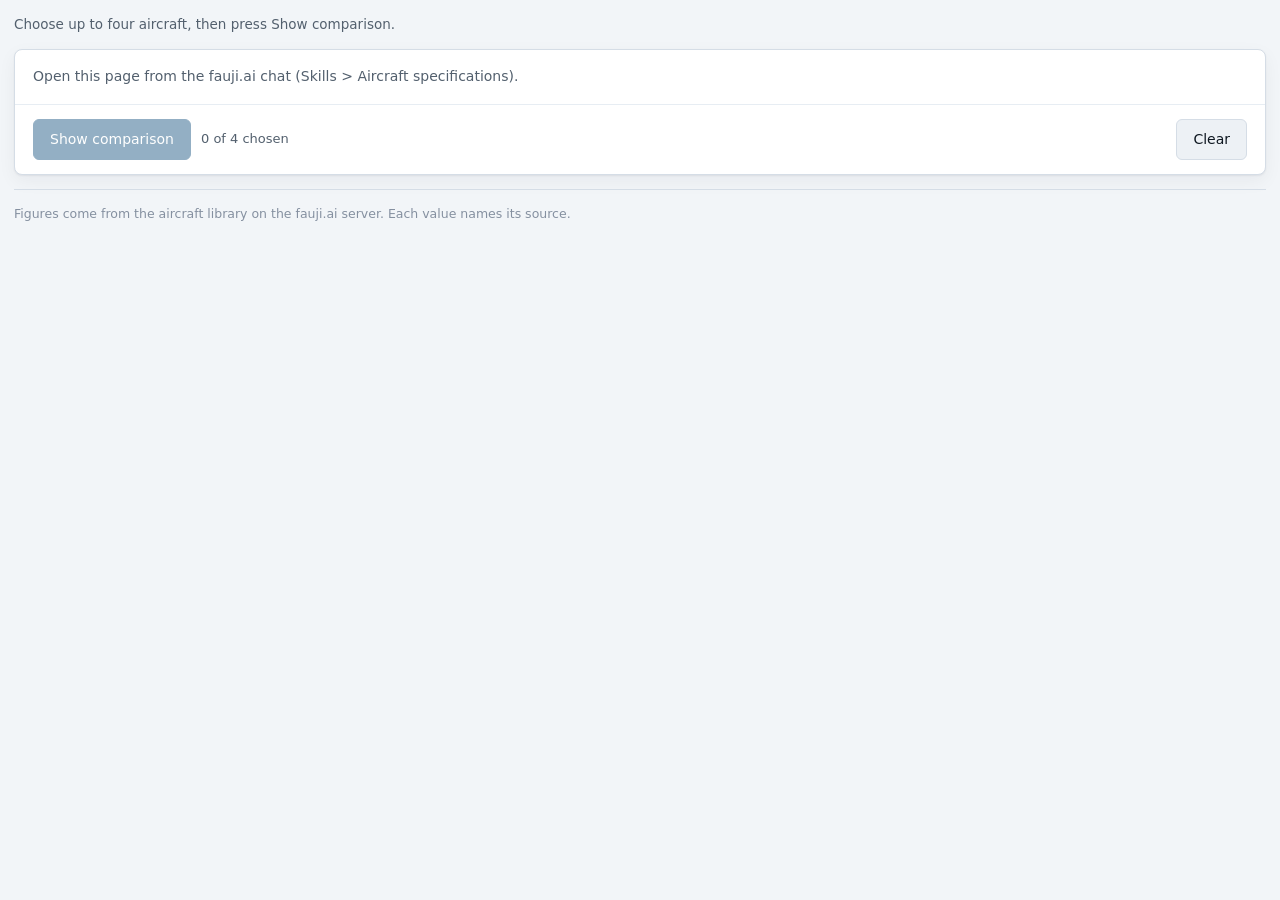
<file: skills/aircraft_form.html>
<!DOCTYPE html>
<html lang="en" data-theme="light"><head><meta charset="UTF-8">
<meta name="viewport" content="width=device-width,initial-scale=1">
<meta name="robots" content="noindex,nofollow">
<title>Aircraft specifications: choose aircraft</title>
<link rel="stylesheet" href="patrol_style.css">
<style>
  /* Picker for the aircraft-specification skill. Loaded in the side panel's Inputs section.
     It never calls the server itself: it asks the chat page (window.parent) by postMessage, the page
     calls the server with the API key and answers. Same pattern as patrol_form.html. */
  .cat { margin: 0 0 14px; }
  .cat h3 { margin: 0 0 6px; font-size: 11.5px; letter-spacing: .07em; text-transform: uppercase; color: var(--ink3); }
  .pick { display: flex; align-items: center; gap: 9px; padding: 7px 10px; border: 1px solid var(--rule);
          border-radius: 6px; background: var(--raised); margin-bottom: 6px; cursor: pointer; font-size: 14px; }
  .pick input { width: auto; margin: 0; }
  .pick .svc { margin-left: auto; font-size: 12px; color: var(--ink3); }
  .pick.off { opacity: .45; cursor: not-allowed; }
  .count { font-size: 13px; color: var(--ink2); }
  #loading { font-size: 14px; color: var(--ink2); }
</style>
</head>
<body>
<div class="wrap narrow">
  <p class="lead">Choose up to four aircraft, then press Show comparison.</p>
  <div id="errBox" class="msg err hidden"><b>Problem</b> <span id="errMsg"></span></div>

  <form id="form" class="card" autocomplete="off">
    <h2>Aircraft</h2>
    <div class="body">
      <div id="loading">Loading the aircraft list…</div>
      <div id="cats"></div>
    </div>
    <div class="actions">
      <button type="submit" class="primary" id="go" disabled>Show comparison</button>
      <span class="count" id="count">0 of 4 chosen</span>
      <span class="sp"></span>
      <button type="button" id="clear">Clear</button>
    </div>
  </form>
  <footer>Figures come from the aircraft library on the fauji.ai server. Each value names its source.</footer>
</div>

<script>
(function () {
  var MAX = 4;
  var SEL_KEY = "aircraftSelected";          // remembered for this browser tab
  var $ = function (id) { return document.getElementById(id); };
  var chosen = [];
  try { chosen = JSON.parse(sessionStorage.getItem(SEL_KEY) || "[]") || []; } catch (e) { chosen = []; }

  function save() { try { sessionStorage.setItem(SEL_KEY, JSON.stringify(chosen)); } catch (e) {} }
  function showError(msg) { $("errMsg").textContent = msg; $("errBox").classList.toggle("hidden", !msg); }

  function refresh() {
    var boxes = document.querySelectorAll("#cats input[type=checkbox]");
    for (var i = 0; i < boxes.length; i++) {
      var b = boxes[i], full = chosen.length >= MAX && !b.checked;
      b.disabled = full;
      b.parentNode.classList.toggle("off", full);
    }
    $("count").textContent = chosen.length + " of " + MAX + " chosen";
    $("go").disabled = chosen.length === 0;
  }

  function render(categories) {
    $("loading").remove();
    var known = {};
    categories.forEach(function (cat) {
      var box = document.createElement("div"); box.className = "cat";
      var h = document.createElement("h3"); h.textContent = cat.category; box.appendChild(h);
      cat.aircraft.forEach(function (a) {
        known[a.id] = true;
        var lab = document.createElement("label"); lab.className = "pick";
        var cb = document.createElement("input"); cb.type = "checkbox"; cb.value = a.id;
        cb.checked = chosen.indexOf(a.id) >= 0;
        cb.onchange = function () {
          if (cb.checked) { if (chosen.indexOf(a.id) < 0) chosen.push(a.id); }
          else chosen = chosen.filter(function (x) { return x !== a.id; });
          save(); refresh(); showError("");
        };
        var name = document.createElement("span"); name.textContent = a.name;
        var svc = document.createElement("span"); svc.className = "svc"; svc.textContent = a.services.join(", ");
        lab.appendChild(cb); lab.appendChild(name); lab.appendChild(svc);
        box.appendChild(lab);
      });
      $("cats").appendChild(box);
    });
    chosen = chosen.filter(function (x) { return known[x]; }).slice(0, MAX);   // drop anything no longer in the library
    save(); refresh();
  }

  if (window.parent === window) {
    $("loading").textContent = "Open this page from the fauji.ai chat (Skills > Aircraft specifications).";
    return;
  }
  window.addEventListener("message", function (e) {
    if (e.source !== window.parent) return;           // only the chat page that contains this form
    var m = e.data || {};
    if (m.type === "aircraft-list-result") {
      if (m.ok) render(m.categories);
      else { $("loading").textContent = ""; showError(m.error || "The aircraft list could not be loaded."); }
    } else if (m.type === "aircraft-compare-result") {
      $("go").textContent = "Show comparison"; refresh();
      showError(m.ok ? "" : (m.error || "The comparison could not be made."));
    }
  });
  window.parent.postMessage({ type: "aircraft-list" }, "*");

  $("form").onsubmit = function (e) {
    e.preventDefault();
    if (!chosen.length) return;
    showError("");
    $("go").disabled = true; $("go").textContent = "Loading…";
    window.parent.postMessage({ type: "aircraft-compare", ids: chosen.slice() }, "*");
  };
  $("clear").onclick = function () { chosen = []; save(); var b = document.querySelectorAll("#cats input"); for (var i = 0; i < b.length; i++) b[i].checked = false; refresh(); showError(""); };
})();
</script>
</body></html>
</file>
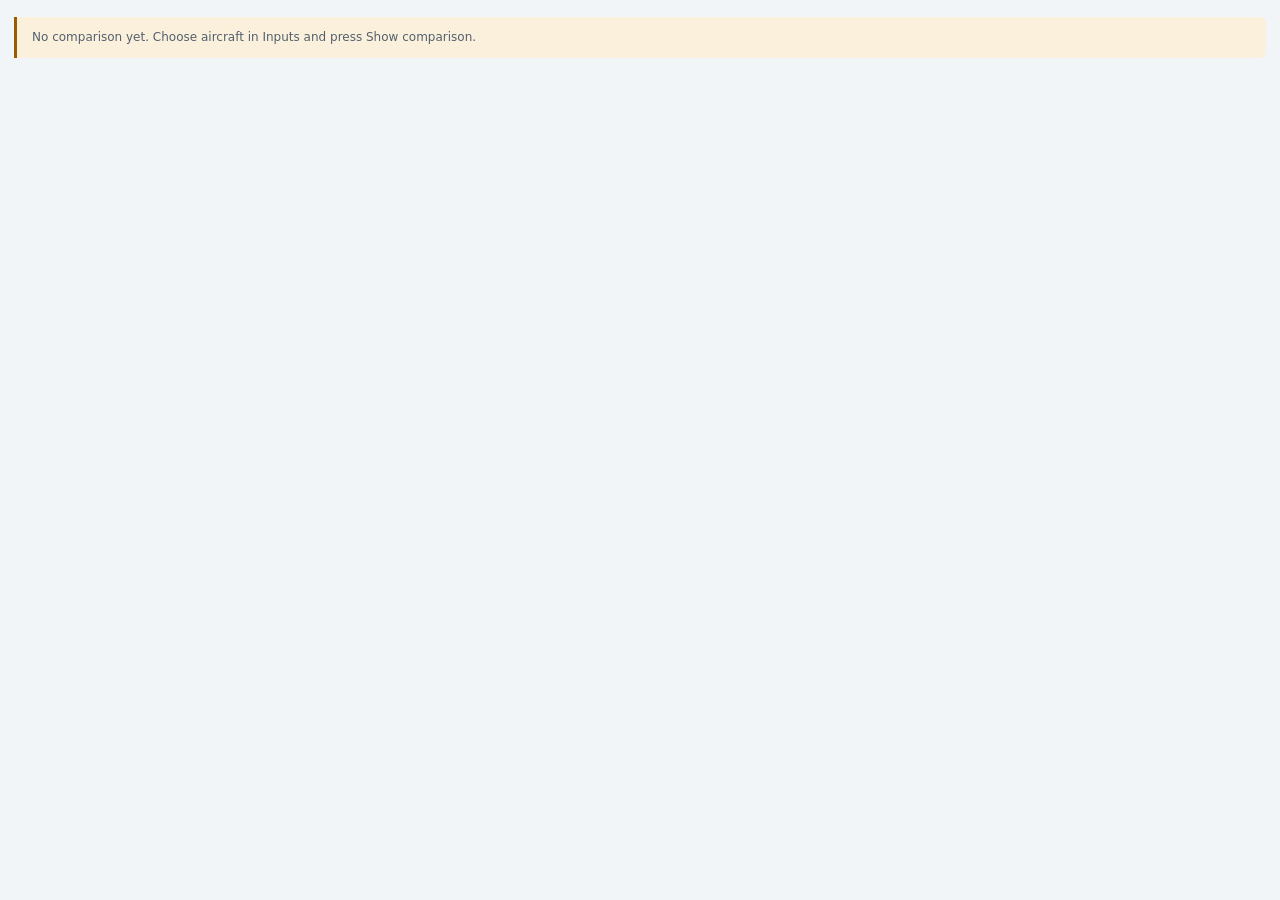
<file: skills/aircraft_report.html>
<!DOCTYPE html>
<html lang="en" data-theme="light"><head><meta charset="UTF-8">
<meta name="viewport" content="width=device-width,initial-scale=1">
<meta name="robots" content="noindex,nofollow">
<title>Aircraft comparison</title>
<link rel="stylesheet" href="patrol_style.css">
<style>
  /* Comparison report for the aircraft-specification skill. Loaded in the side panel's Result section.
     It reads the table the server returned from sessionStorage["aircraftReport"] (written by
     skills_panel.js) and draws it. Every value is shown exactly as the server sent it. */
  .bar { display: flex; flex-wrap: wrap; align-items: center; gap: 12px; }
  .bar label { display: flex; align-items: center; gap: 6px; font-size: 13.5px; cursor: pointer; }
  .bar input { width: auto; margin: 0; }
  .bar .sp { margin-left: auto; }
  .tw { overflow: auto; max-height: none; border: 1px solid var(--rule); border-radius: 8px; background: var(--surface); }
  table.rep { border-collapse: separate; border-spacing: 0; width: 100%; font-size: 13.5px; }
  table.rep th, table.rep td { white-space: normal; vertical-align: top; padding: 8px 12px;
                               border-bottom: 1px solid var(--rule-soft); min-width: 150px; }
  table.rep thead th { position: sticky; top: 0; z-index: 2; background: var(--surface); text-transform: none;
                       letter-spacing: 0; font-size: 14px; color: var(--ink); border-bottom: 1px solid var(--rule); }
  table.rep thead th .sub { display: block; font-weight: 400; font-size: 12px; color: var(--ink3); margin-top: 2px; }
  table.rep th.crit, table.rep td.crit { position: sticky; left: 0; z-index: 1; background: var(--surface);
                       min-width: 120px; max-width: 160px; font-weight: 600; color: var(--ink2); font-size: 13px; }
  table.rep thead th.crit { z-index: 3; }
  table.rep tr.grp td { background: var(--raised); font-size: 11px; letter-spacing: .08em; text-transform: uppercase;
                        color: var(--ink3); font-weight: 600; padding: 6px 12px; }
  table.rep tr.grp td.crit { background: var(--raised); }
  .val { color: var(--ink); }
  .val.none { color: var(--ink3); font-style: italic; }
  .note { margin-top: 3px; font-size: 12px; line-height: 1.4; color: var(--ink2); }
  body.nonotes .note { display: none; }
  sup.ref a { color: var(--accent); text-decoration: none; font-size: 11px; margin-left: 3px; }
  ol.src { margin: 0; padding-left: 22px; font-size: 13px; line-height: 1.5; }
  ol.src li { margin-bottom: 4px; overflow-wrap: anywhere; }
  ol.src a { color: var(--accent); }
  h3.srch { margin: 0 0 6px; font-size: 12px; letter-spacing: .07em; text-transform: uppercase; color: var(--ink3); }
</style>
</head>
<body>
<div class="wrap">
  <div id="empty" class="msg note hidden">No comparison yet. Choose aircraft in Inputs and press Show comparison.</div>
  <div id="report" class="hidden">
    <div class="bar">
      <label><input type="checkbox" id="showNotes"> Show notes</label>
      <span class="sp"></span>
      <button type="button" id="csv">Download CSV</button>
    </div>
    <div class="tw" style="margin-top:12px"><table class="rep" id="tbl"></table></div>
    <div style="margin-top:16px">
      <h3 class="srch">Sources</h3>
      <ol class="src" id="sources"></ol>
    </div>
    <footer style="margin-top:16px">Public figures only. Indian variants can differ from published figures; check the source before relying on a number.</footer>
  </div>
</div>

<script>
(function () {
  var REPORT_KEY = "aircraftReport", NOTES_KEY = "aircraftShowNotes";
  var $ = function (id) { return document.getElementById(id); };
  var NONE = { "not published": 1, "not applicable": 1 };

  var data = null;
  try { data = JSON.parse(sessionStorage.getItem(REPORT_KEY) || "null"); } catch (e) {}
  if (!data || !data.aircraft || !data.groups) { $("empty").classList.remove("hidden"); return; }

  // How a value is written in the table: "24,500 kg", "Mach 1.8", "2020" (years without a unit word)
  function shown(c) {
    if (NONE[c.value] || !c.unit || c.unit === "year") return c.value;
    if (c.unit === "Mach") return "Mach " + c.value;
    return c.value + " " + c.unit;
  }

  // Number the sources in the order they first appear in the table
  var srcIndex = {}, srcList = [];
  function srcNo(c) {
    if (!c.source) return 0;
    var key = c.source + "|" + c.source_url;
    if (!srcIndex[key]) { srcList.push(c); srcIndex[key] = srcList.length; }
    return srcIndex[key];
  }

  var el = function (tag, cls, text) { var e = document.createElement(tag); if (cls) e.className = cls; if (text != null) e.textContent = text; return e; };
  var tbl = $("tbl");
  var thead = el("thead"), hr = el("tr");
  hr.appendChild(el("th", "crit", "Criterion"));
  data.aircraft.forEach(function (a) {
    var th = el("th", null, a.name);
    th.appendChild(el("span", "sub", a.category + " · " + a.services.join(", ")));
    hr.appendChild(th);
  });
  thead.appendChild(hr); tbl.appendChild(thead);

  var tbody = el("tbody");
  data.groups.forEach(function (g) {
    var gr = el("tr", "grp"), gc = el("td", "crit", g.group);
    gr.appendChild(gc);
    var rest = el("td"); rest.colSpan = data.aircraft.length; gr.appendChild(rest);
    tbody.appendChild(gr);
    g.rows.forEach(function (row) {
      var tr = el("tr");
      tr.appendChild(el("td", "crit", row.label));
      row.cells.forEach(function (c) {
        var td = el("td");
        var v = el("span", "val" + (NONE[c.value] ? " none" : ""), shown(c));
        td.appendChild(v);
        var n = srcNo(c);
        if (n) {
          var sup = el("sup", "ref"), a = el("a", null, "[" + n + "]");
          a.href = "#src-" + n; a.title = c.source; sup.appendChild(a); td.appendChild(sup);
        }
        if (c.note) td.appendChild(el("div", "note", c.note));
        tr.appendChild(td);
      });
      tbody.appendChild(tr);
    });
  });
  tbl.appendChild(tbody);

  srcList.forEach(function (c, i) {
    var li = el("li"); li.id = "src-" + (i + 1);
    li.appendChild(document.createTextNode(c.source + " "));
    if (c.source_url) {
      var a = el("a", null, c.source_url); a.href = c.source_url; a.target = "_blank"; a.rel = "noopener noreferrer";
      li.appendChild(a);
    }
    $("sources").appendChild(li);
  });

  // "Show notes" switch, remembered for this tab (on by default)
  var notesOn = true;
  try { notesOn = sessionStorage.getItem(NOTES_KEY) !== "0"; } catch (e) {}
  $("showNotes").checked = notesOn;
  document.body.classList.toggle("nonotes", !notesOn);
  $("showNotes").onchange = function () {
    document.body.classList.toggle("nonotes", !this.checked);
    try { sessionStorage.setItem(NOTES_KEY, this.checked ? "1" : "0"); } catch (e) {}
  };

  // CSV: one row per criterion; for each aircraft its value, note, source and source link
  $("csv").onclick = function () {
    var q = function (s) { s = String(s == null ? "" : s); return /[",\n]/.test(s) ? '"' + s.replace(/"/g, '""') + '"' : s; };
    var head = ["Group", "Criterion"];
    data.aircraft.forEach(function (a) { head.push(a.name, a.name + " note", a.name + " source", a.name + " source link"); });
    var lines = [head.map(q).join(",")];
    data.groups.forEach(function (g) {
      g.rows.forEach(function (row) {
        var cols = [g.group, row.label];
        row.cells.forEach(function (c) { cols.push(shown(c), c.note, c.source, c.source_url); });
        lines.push(cols.map(q).join(","));
      });
    });
    var blob = new Blob(["﻿" + lines.join("\r\n")], { type: "text/csv;charset=utf-8" });
    var link = el("a"); link.href = URL.createObjectURL(blob);
    link.download = "aircraft_comparison_" + data.aircraft.map(function (a) { return a.id; }).join("_") + ".csv";
    document.body.appendChild(link); link.click(); link.remove();
    setTimeout(function () { URL.revokeObjectURL(link.href); }, 1000);
  };

  $("report").classList.remove("hidden");
})();
</script>
</body></html>
</file>
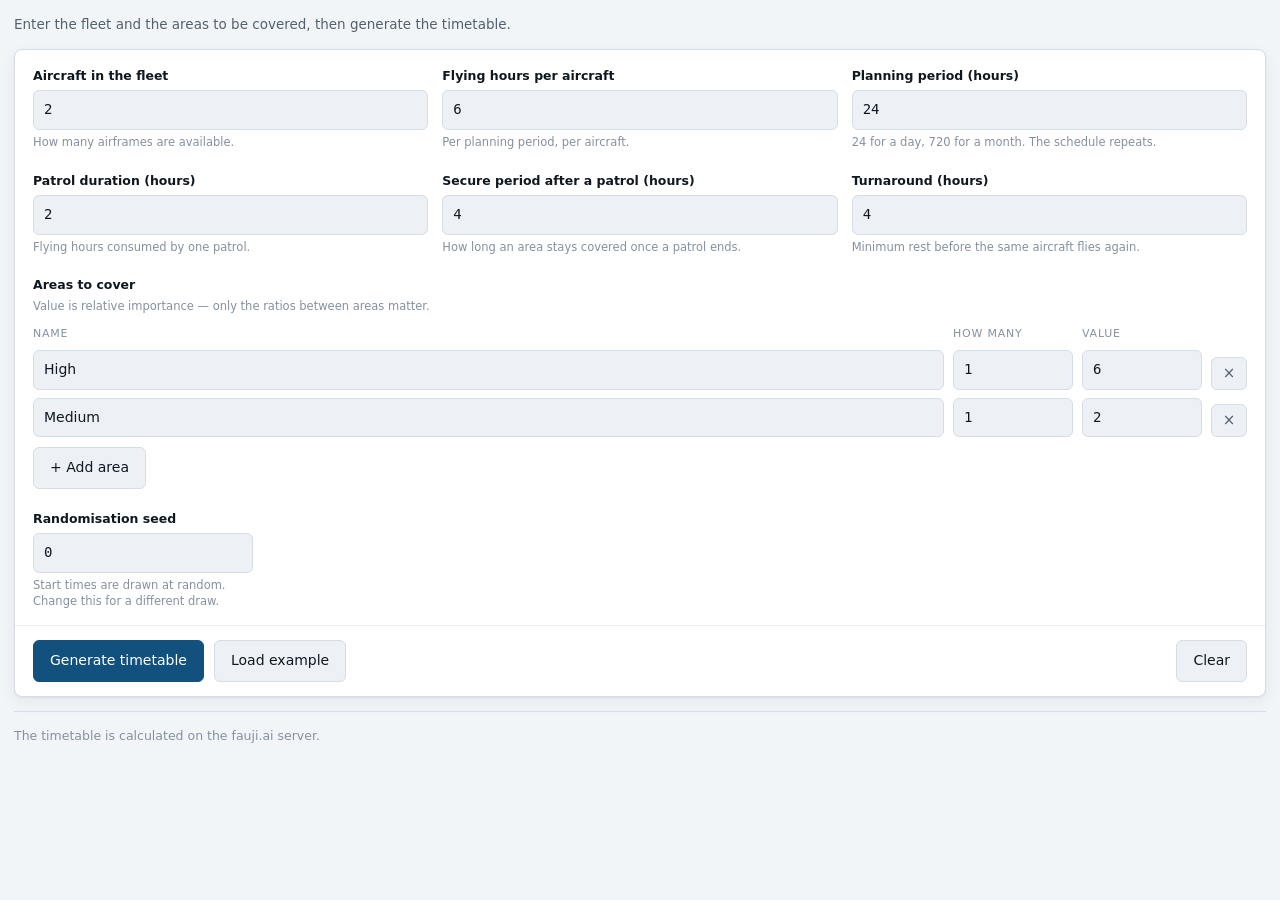
<file: skills/patrol_form.html>
<!DOCTYPE html>
<html lang="en" data-theme="light"><head><meta http-equiv="Content-Type" content="text/html; charset=UTF-8">

<meta name="viewport" content="width=device-width,initial-scale=1">
<meta name="robots" content="noindex,nofollow">
<title>Patrol Planner</title>
<link rel="icon" href="data:image/svg+xml,%3Csvg xmlns='http://www.w3.org/2000/svg' viewBox='0 0 32 32'%3E%3Crect width='32' height='32' rx='7' fill='%2312507E'/%3E%3Cg fill='%23fff'%3E%3Crect x='6' y='9' width='7' height='4' rx='2'/%3E%3Crect x='17' y='14' width='9' height='4' rx='2'/%3E%3Crect x='6' y='19' width='12' height='4' rx='2'/%3E%3C/g%3E%3C/svg%3E">
<link rel="stylesheet" href="patrol_style.css">
</head>
<body>
<div class="wrap narrow">

  <p class="lead">Enter the fleet and the areas to be covered, then generate the timetable.</p>

  
  <div id="errBox" class="msg err hidden"><b id="errWhere">Problem</b><span id="errMsg"></span></div>

  <form id="form" class="card" autocomplete="off">
    <h2>Inputs</h2>
    <div class="body" style="display:flex;flex-direction:column;gap:20px">

      <fieldset>
        <div class="grid">
          <div class="f">
            <label for="N">Aircraft in the fleet</label>
            <input type="number" id="N" min="1" step="1" value="2" required="">
            <span class="hint">How many airframes are available.</span>
          </div>
          <div class="f">
            <label for="F">Flying hours per aircraft</label>
            <input type="number" id="F" min="0" step="any" value="6" required="">
            <span class="hint">Per planning period, per aircraft.</span>
          </div>
          <div class="f">
            <label for="T">Planning period (hours)</label>
            <input type="number" id="T" min="0" step="any" value="24" required="">
            <span class="hint">24 for a day, 720 for a month. The schedule repeats.</span>
          </div>
        </div>
      </fieldset>

      <fieldset>
        <div class="grid">
          <div class="f">
            <label for="tau_p">Patrol duration (hours)</label>
            <input type="number" id="tau_p" min="0" step="any" value="2" required="">
            <span class="hint">Flying hours consumed by one patrol.</span>
          </div>
          <div class="f">
            <label for="tau_s">Secure period after a patrol (hours)</label>
            <input type="number" id="tau_s" min="0" step="any" value="4" required="">
            <span class="hint">How long an area stays covered once a patrol ends.</span>
          </div>
          <div class="f">
            <label for="tau_r">Turnaround (hours)</label>
            <input type="number" id="tau_r" min="0" step="any" value="4" required="">
            <span class="hint">Minimum rest before the same aircraft flies again.</span>
          </div>
        </div>
      </fieldset>

      <fieldset>
        <div class="f" style="margin-bottom:10px">
          <label>Areas to cover</label>
          <span class="hint">Value is relative importance — only the ratios between areas matter.</span>
        </div>
        <div class="areas" id="areas">
          <div class="arow hdr"><span>Name</span><span>How many</span><span>Value</span><span></span></div></div>
        <button type="button" id="addArea" style="margin-top:10px">+ Add area</button>
      </fieldset>

      <fieldset>
        <div class="grid">
          <div class="f" style="max-width:220px">
            <label for="seed">Randomisation seed</label>
            <input type="number" id="seed" step="1" value="0">
            <span class="hint">Start times are drawn at random. Change this for a different draw.</span>
          </div>
        </div>
      </fieldset>

    </div>
    <div class="actions">
      <button type="submit" class="primary" id="go">Generate timetable</button>
      <button type="button" id="example">Load example</button>
      <span class="sp"></span>
      <button type="button" id="reset">Clear</button>
    </div>
  </form>

  <footer>The timetable is calculated on the fauji.ai server.</footer>
</div>

<script src="patrol_form.js"></script>


</body></html>
</file>
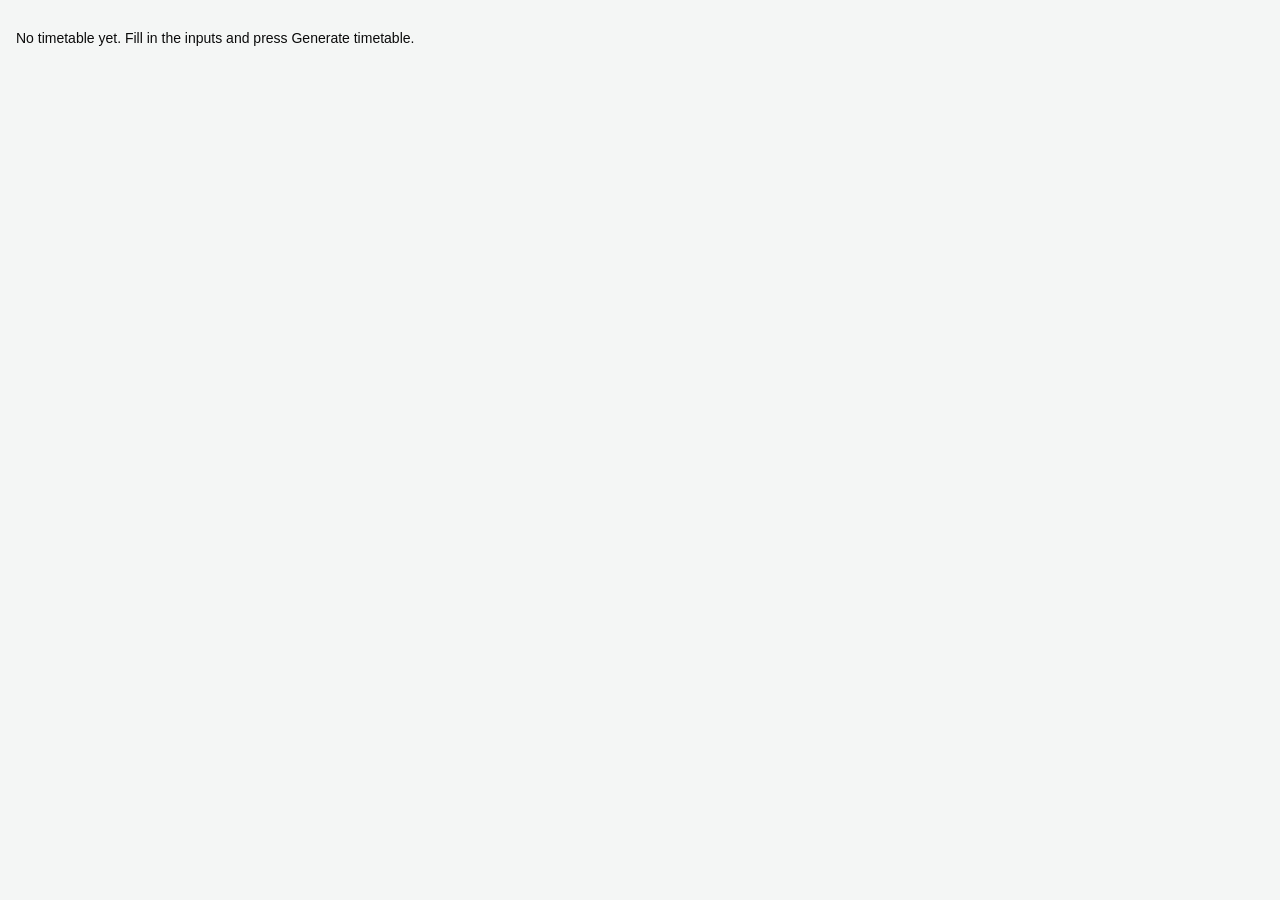
<file: skills/patrol_timetable.html>
<!DOCTYPE html>
<html lang="en" data-theme="light"><head><meta http-equiv="Content-Type" content="text/html; charset=UTF-8">

<meta name="viewport" content="width=device-width, initial-scale=1">
<title>Patrol Timetable</title>
<link rel="icon" href="data:image/svg+xml,%3Csvg xmlns='http://www.w3.org/2000/svg' viewBox='0 0 32 32'%3E%3Crect width='32' height='32' rx='7' fill='%2312507E'/%3E%3Cg fill='%23fff'%3E%3Crect x='6' y='9' width='7' height='4' rx='2'/%3E%3Crect x='17' y='14' width='9' height='4' rx='2'/%3E%3Crect x='6' y='19' width='12' height='4' rx='2'/%3E%3C/g%3E%3C/svg%3E">
<style>
:root{
  color-scheme:light;
  --bg:#f4f6f5; --surface:#fcfcfb; --raised:#eef1f0;
  --ink:#0b0b0b; --ink-2:#52514e; --ink-3:#83817b;
  --rule:#d8dedc; --rule-soft:#e7ebea;
  --accent:#2a78d6;
  --s1:#2a78d6; --s2:#eb6834; --s3:#1baf7a; --s4:#eda100;
  --s5:#e87ba4; --s6:#008300; --s7:#4a3aa7; --s8:#e34948; --s9:#83817b;
}
@media (prefers-color-scheme:dark){
  :root:not([data-theme="light"]){
    color-scheme:dark;
    --bg:#111413; --surface:#1a1a19; --raised:#232726;
    --ink:#ffffff; --ink-2:#c3c2b7; --ink-3:#8d8c85;
    --rule:#343836; --rule-soft:#262a29;
    --accent:#3987e5;
    --s1:#3987e5; --s2:#d95926; --s3:#199e70; --s4:#c98500;
    --s5:#d55181; --s6:#008300; --s7:#9085e9; --s8:#e66767; --s9:#8d8c85;
  }
}
:root[data-theme="dark"]{
  color-scheme:dark;
  --bg:#111413; --surface:#1a1a19; --raised:#232726;
  --ink:#ffffff; --ink-2:#c3c2b7; --ink-3:#8d8c85;
  --rule:#343836; --rule-soft:#262a29;
  --accent:#3987e5;
  --s1:#3987e5; --s2:#d95926; --s3:#199e70; --s4:#c98500;
  --s5:#d55181; --s6:#008300; --s7:#9085e9; --s8:#e66767; --s9:#8d8c85;
}
*{box-sizing:border-box}
body{margin:0;background:var(--bg);color:var(--ink);
  font:14px/1.5 ui-sans-serif,system-ui,-apple-system,"Segoe UI",Roboto,sans-serif}
.mono{font-family:ui-monospace,SFMono-Regular,Menlo,Consolas,monospace;font-variant-numeric:tabular-nums}
.wrap{max-width:1500px;margin:0 auto;padding:20px 18px 60px;display:flex;flex-direction:column;gap:16px}

header{display:flex;flex-direction:column;gap:10px;border-bottom:1px solid var(--rule);padding-bottom:14px}
h1{margin:0;font-size:20px;font-weight:650;letter-spacing:-.01em}
.stats{display:flex;flex-wrap:wrap;gap:8px 22px;font-size:12.5px;color:var(--ink-2)}
.stats b{color:var(--ink);font-weight:600}

.bar{display:flex;flex-wrap:wrap;gap:10px;align-items:center;
  background:var(--surface);border:1px solid var(--rule);border-radius:6px;padding:10px 12px}
.grp{display:flex;align-items:center;gap:6px}
.grp>label{font-size:11.5px;color:var(--ink-3);text-transform:uppercase;letter-spacing:.06em}
select,input[type=search]{font:inherit;font-size:13px;padding:5px 8px;border-radius:5px;
  border:1px solid var(--rule);background:var(--raised);color:var(--ink)}
button{font:inherit;font-size:12.5px;padding:5px 11px;border-radius:5px;cursor:pointer;
  border:1px solid var(--rule);background:var(--raised);color:var(--ink)}
button:hover{border-color:var(--accent)}
/* scope the pressed fill to the view toggles -- the legend chips are also
   aria-pressed buttons, and without :not(.chip) they get painted solid accent,
   which hides their own colour swatch. */
button[aria-pressed=true]:not(.chip){background:var(--accent);border-color:var(--accent);color:#fff}
.chip[aria-pressed=true]{border-color:var(--ink-3)}
button:focus-visible,select:focus-visible,input:focus-visible{outline:2px solid var(--accent);outline-offset:1px}

.chip{display:inline-flex;align-items:center;gap:6px;font-size:12.5px;padding:4px 10px;
  border:1px solid var(--rule);border-radius:999px;background:var(--raised);cursor:pointer;color:var(--ink)}
.chip .sw{width:11px;height:11px;border-radius:3px;flex:none}
.chip[aria-pressed=false]{opacity:.4}

.panel{background:var(--surface);border:1px solid var(--rule);border-radius:6px;overflow:hidden}
#stage{display:block;width:100%;cursor:grab;touch-action:none}
#stage.drag{cursor:grabbing}
.hint{font-size:12px;color:var(--ink-3);padding:0 2px}

#tip{position:fixed;pointer-events:none;z-index:9;opacity:0;transition:opacity .08s;
  background:var(--surface);border:1px solid var(--rule);border-radius:6px;
  padding:9px 11px;font-size:12.5px;box-shadow:0 6px 20px rgba(0,0,0,.18);max-width:280px}
#tip .th{font-weight:650;margin-bottom:5px;display:flex;align-items:center;gap:7px}
#tip .th .sw{width:10px;height:10px;border-radius:3px;flex:none}
#tip dl{margin:0;display:grid;grid-template-columns:auto 1fr;gap:2px 12px}
#tip dt{color:var(--ink-3)}
#tip dd{margin:0;text-align:right}

details{background:var(--surface);border:1px solid var(--rule);border-radius:6px}
summary{cursor:pointer;padding:11px 14px;font-weight:600;font-size:13.5px}
.tblwrap{max-height:460px;overflow:auto;border-top:1px solid var(--rule)}
table{border-collapse:collapse;width:100%;font-size:12.5px}
th,td{padding:6px 12px;text-align:left;border-bottom:1px solid var(--rule-soft);white-space:nowrap}
th{position:sticky;top:0;background:var(--surface);font-size:10.5px;text-transform:uppercase;
  letter-spacing:.07em;color:var(--ink-3);border-bottom:1px solid var(--rule)}
td.r,th.r{text-align:right}
.dot{display:inline-block;width:9px;height:9px;border-radius:2px;margin-right:6px;vertical-align:-1px}
.warn{background:var(--raised);border:1px solid var(--rule);border-left:3px solid var(--s2);
  border-radius:5px;padding:10px 13px;font-size:13px}
@media (prefers-reduced-motion:reduce){*{transition:none!important}}
</style>
</head>
<body>
<div class="wrap">
  <header>
    <h1>Patrol timetable</h1>
    <div class="stats" id="stats"></div>
  </header>

  <div class="bar">
    <div class="grp"><label for="strat">Plan</label><select id="strat"></select></div>
    <div class="grp">
      <label>View</label>
      <button id="vAir" aria-pressed="true">By aircraft</button>
      <button id="vBar" aria-pressed="false">By barrier</button>
    </div>
    <div class="grp" id="chips"></div>
    <div class="grp" style="margin-left:auto">
      <input type="search" id="find" placeholder="filter rows, e.g. AC-7" style="width:150px">
      <button id="zoomOut" title="Zoom out" aria-label="Zoom out">−</button>
      <button id="zoomIn" title="Zoom in" aria-label="Zoom in">+</button>
      <button id="reset">Reset zoom</button>
    </div>
  </div>

  <div class="panel"><canvas id="stage"></canvas></div>
  <div class="hint" id="hint"></div>

  <div class="warn" id="fails" hidden=""></div>

  <details>
    <summary>Sortie table — every sortie, searchable</summary>
    <div class="tblwrap">
      <table id="tbl">
        <thead><tr><th class="r">#</th><th>Barrier</th><th>Aircraft</th>
          <th class="r">Depart</th><th class="r">Land</th><th class="r">Protected until</th>
          <th class="r">t (h)</th></tr></thead>
        <tbody></tbody>
      </table>
    </div>
  </details>

  <details>
    <summary>Aircraft loading</summary>
    <div class="tblwrap">
      <table id="atbl">
        <thead><tr><th>Aircraft</th><th class="r">Sorties</th><th class="r">Hours flown</th>
          <th class="r">Budget F</th><th class="r">Min gap</th><th class="r">Wrap gap</th></tr></thead>
        <tbody></tbody>
      </table>
    </div>
  </details>
</div>

<div id="tip" role="tooltip"></div>

<script>
const D = (function(){
  // The form page (index.html) solves, stashes the payload, then navigates
  // here. Everything below this line is the standalone timetable viewer,
  // unchanged (in the fauji.ai chat page the side panel stores the plan and loads this page). Arriving here without a plan just bounces back to the form.
  try{ var s = sessionStorage.getItem("patrolPlan"); if(s) return JSON.parse(s); }
  catch(e){}
  document.body.innerHTML = '<p style="padding:16px;font:14px sans-serif">No timetable yet. Fill in the inputs and press Generate timetable.</p>';
  throw new Error("no plan in this tab");
})();
const P = D.params;
const SL = ["--s1","--s2","--s3","--s4","--s5","--s6","--s7","--s8","--s9"];
const css = v => getComputedStyle(document.documentElement).getPropertyValue(v).trim();
const TYPES = D.types.map(t => t.name);
const colOf = n => css(SL[Math.min(TYPES.indexOf(n), 8)]);

let S = { si:0, view:"air", hidden:new Set(), t0:0, t1:P.T, find:"", scroll:0, hot:null };

/* ---------- formatting ---------- */
function clock(t){
  if(P.T<=48){const h=Math.floor(t),m=Math.round((t-h)*60);
    return String(h%24).padStart(2,"0")+":"+String(m===60?0:m).padStart(2,"0");}
  const d=Math.floor(t/24), r=t-d*24, h=Math.floor(r), m=Math.round((r-h)*60);
    return "d"+String(d+1).padStart(2,"0")+" "+String(h).padStart(2,"0")+":"+String(m===60?0:m).padStart(2,"0");
}
const hrs = t => t.toFixed(2)+" h";

/* ---------- header ---------- */
document.getElementById("stats").innerHTML = [
  ["Fleet", P.N+" aircraft"], ["Barriers", P.N_b+" over "+P.K+" types"],
  ["Horizon", P.T+" h"], ["Sortie", P.tau_p+" h"], ["Window W", P.W+" h"],
  ["Min gap G", P.G+" h"], ["Sorties/period", P.N_srt],
  ["Game value z*", D.zStar.toFixed(4)], ["Seed", D.seed]
].map(([k,v])=>`<span>${k} <b class="mono">${v}</b></span>`).join("");

const sel = document.getElementById("strat");
D.strategies.forEach((s,i)=>{
  const o=document.createElement("option"); o.value=i;
  o.textContent = `${s.label}   (p = ${s.prob.toFixed(4)})`; sel.appendChild(o);
});
if(D.strategies.length===1) sel.disabled=true;

const chips=document.getElementById("chips");
TYPES.forEach(n=>{
  const b=document.createElement("button");
  b.className="chip"; b.setAttribute("aria-pressed","true"); b.dataset.t=n;
  b.innerHTML=`<span class="sw" style="background:${colOf(n)}"></span>${n}`;
  b.onclick=()=>{ S.hidden.has(n)?S.hidden.delete(n):S.hidden.add(n);
    b.setAttribute("aria-pressed", String(!S.hidden.has(n))); draw(); fillTables(); };
  chips.appendChild(b);
});

if(D.failures.length){
  const el=document.getElementById("fails"); el.hidden=false;
  el.innerHTML = "<b>Not schedulable with this seed:</b><br>" +
    D.failures.map(f=>`${f.label} — the fleet flies at exactly its own sortie capacity, so a random phase draw can cluster more sorties into one ${P.G} h window than there are aircraft. Re-run with another seed.`).join("<br>");
}

/* ---------- rows ----------
   Grouping is O(sorties) and is cached per (strategy, view): rebuilding it on
   every mousemove would be O(rows x sorties) -- 152k comparisons a frame on a
   92-aircraft instance. */
let ROWS=null, rowsKey="";
function buildRows(){
  const st=D.strategies[S.si], bucket=new Map();
  st.sorties.forEach((s,i)=>{
    const k = S.view==="air" ? s.ac : s.type+"#"+s.bid;
    let a=bucket.get(k); if(!a){a=[];bucket.set(k,a);}
    a.push({s,i});
  });
  if(S.view==="air"){
    ROWS = st.aircraft.map(a=>({key:a.name,label:a.name,type:null,
                                items:bucket.get(a.name)||[]}));
  }else{
    ROWS = st.barriers.map(b=>({key:b.key,type:b.type,
      label:b.key+"  P="+b.cov.toFixed(2), items:bucket.get(b.key)||[]}));
  }
  rowsKey = S.si+"|"+S.view;
}
function rows(){
  if(rowsKey !== S.si+"|"+S.view) buildRows();
  let out = ROWS;
  if(S.view==="bar") out = out.filter(r=>!S.hidden.has(r.type));
  if(S.find){ const q=S.find.toLowerCase();
    out = out.filter(r=>r.label.toLowerCase().includes(q)); }
  return out;
}

/* ---------- canvas ---------- */
const cv=document.getElementById("stage"), cx=cv.getContext("2d");
const LW=118, TOP=30, RH=20, PAD=12;
let W=0,H=0,plotW=0,visRows=[];

function layout(){
  const r=rows(); visRows=r;
  W=cv.parentElement.clientWidth;
  H=Math.min(620, Math.max(120, TOP+r.length*RH+PAD));
  const dpr=window.devicePixelRatio||1;
  cv.width=W*dpr; cv.height=H*dpr; cv.style.width=W+"px"; cv.style.height=H+"px";
  cx.setTransform(dpr,0,0,dpr,0,0);
  plotW=W-LW-PAD;
}
const xOf = t => LW + (t-S.t0)/(S.t1-S.t0)*plotW;
const tOf = x => S.t0 + (x-LW)/plotW*(S.t1-S.t0);

function ticks(){
  const span=S.t1-S.t0, target=Math.max(3,Math.floor(plotW/95));
  const raw=span/target, mag=Math.pow(10,Math.floor(Math.log10(raw)));
  const step=[1,2,2.5,5,10].map(m=>m*mag).find(v=>v>=raw)||10*mag;
  const out=[]; for(let t=Math.ceil(S.t0/step)*step;t<=S.t1;t+=step) out.push(t);
  return out;
}

function draw(){
  layout();
  const st=D.strategies[S.si];
  cx.clearRect(0,0,W,H);
  cx.fillStyle=css("--surface"); cx.fillRect(0,0,W,H);

  cx.font='11px ui-monospace,Menlo,monospace'; cx.textBaseline="middle";
  cx.strokeStyle=css("--rule-soft"); cx.lineWidth=1;
  for(const t of ticks()){
    const x=Math.round(xOf(t))+.5;
    if(x<LW-1||x>W) continue;
    cx.beginPath(); cx.moveTo(x,TOP-6); cx.lineTo(x,H); cx.stroke();
    cx.fillStyle=css("--ink-3"); cx.textAlign="center";
    cx.fillText(clock(t), x, TOP-16);
  }
  cx.strokeStyle=css("--rule"); cx.beginPath();
  cx.moveTo(LW,TOP-6.5); cx.lineTo(W-PAD,TOP-6.5); cx.stroke();

  const first=Math.max(0,Math.floor(S.scroll/RH));
  const last=Math.min(visRows.length, first+Math.ceil((H-TOP)/RH)+1);

  for(let i=first;i<last;i++){
    const r=visRows[i], y=TOP+i*RH-S.scroll;
    if(y+RH<TOP||y>H) continue;
    if(i%2){ cx.fillStyle=css("--raised"); cx.fillRect(LW,y,W-LW-PAD,RH); }
    cx.fillStyle=css("--ink-2"); cx.textAlign="right"; cx.font='11px ui-monospace,Menlo,monospace';
    cx.fillText(r.label, LW-10, y+RH/2);

    for(const {s,i:idx} of r.items){
      if(S.hidden.has(s.type)) continue;
      const dur = S.view==="air" ? P.tau_p : P.W;
      const x1=xOf(s.t), x2=xOf(s.t+dur);
      if(x2<LW||x1>W-PAD) continue;
      const a=Math.max(LW,x1), b=Math.min(W-PAD,x2), w=Math.max(2,b-a);
      cx.fillStyle=colOf(s.type);
      cx.globalAlpha = (S.hot&&S.hot.idx===idx)?1:.92;
      cx.beginPath(); cx.roundRect(a,y+3,w,RH-6,3); cx.fill();
      cx.globalAlpha=1;
      if(S.view==="bar" && x2-x1>6){
        const pb=Math.min(W-PAD,xOf(s.t+P.tau_p));
        cx.fillStyle=css("--ink"); cx.globalAlpha=.28;
        cx.beginPath(); cx.roundRect(a,y+3,Math.max(1,pb-a),RH-6,3); cx.fill();
        cx.globalAlpha=1;
      }
      if(w>34){
        cx.fillStyle="#fff"; cx.textAlign="left"; cx.font='10px ui-monospace,Menlo,monospace';
        const lbl = S.view==="air" ? s.type+"#"+s.bid : s.ac;
        cx.save(); cx.beginPath(); cx.rect(a,y,w,RH); cx.clip();
        cx.fillText(lbl, a+5, y+RH/2); cx.restore();
      }
      if(S.hot&&S.hot.idx===idx){
        cx.strokeStyle=css("--ink"); cx.lineWidth=1.5;
        cx.beginPath(); cx.roundRect(a,y+3,w,RH-6,3); cx.stroke();
      }
    }
  }
  document.getElementById("hint").textContent =
    `${visRows.length} rows · window ${clock(S.t0)} → ${clock(S.t1)} (${(S.t1-S.t0).toFixed(1)} h of ${P.T} h) · `+
    `+ / \u2212 or ctrl+wheel = zoom, drag = pan, double-click = reset` +
    (visRows.length*RH > H-TOP ? " \u00b7 shift+wheel = scroll rows" : "");
}

function hit(mx,my){
  const i=Math.floor((my+S.scroll-TOP)/RH);
  if(i<0||i>=visRows.length) return null;
  const r=visRows[i];
  const dur = S.view==="air" ? P.tau_p : P.W;
  for(const {s,i:idx} of r.items){
    if(S.hidden.has(s.type)) continue;
    const a=xOf(s.t), b=xOf(s.t+dur);
    if(mx>=a-2&&mx<=b+2) return {s,idx,row:r};
  }
  return null;
}

const tip=document.getElementById("tip");
cv.addEventListener("mousemove",e=>{
  const r=cv.getBoundingClientRect(), mx=e.clientX-r.left, my=e.clientY-r.top;
  const h=hit(mx,my); const changed=(h&&h.idx)!==(S.hot&&S.hot.idx);
  S.hot=h;
  if(h){
    const s=h.s;
    tip.innerHTML=`<div class="th"><span class="sw" style="background:${colOf(s.type)}"></span>${s.type}#${s.bid}</div>`+
      `<dl><dt>Aircraft</dt><dd class="mono">${s.ac}</dd>`+
      `<dt>Depart</dt><dd class="mono">${clock(s.t)}</dd>`+
      `<dt>Land</dt><dd class="mono">${clock(s.t+P.tau_p)}</dd>`+
      `<dt>Protected until</dt><dd class="mono">${clock(s.t+P.W)}</dd>`+
      `<dt>t</dt><dd class="mono">${hrs(s.t)}</dd></dl>`;
    tip.style.opacity=1;
    const tw=tip.offsetWidth, th=tip.offsetHeight;
    tip.style.left=Math.min(window.innerWidth-tw-8, e.clientX+14)+"px";
    tip.style.top=Math.max(8, e.clientY-th-12)+"px";
  } else tip.style.opacity=0;
  if(changed) draw();
});
cv.addEventListener("mouseleave",()=>{tip.style.opacity=0;S.hot=null;draw();});

cv.addEventListener("wheel",e=>{
  // Only claim the wheel for an explicit zoom gesture. A plain wheel belongs to
  // the page: this viewer is embedded, and swallowing scroll meant the chart
  // quietly zoomed itself whenever the pointer crossed it.
  if(!(e.ctrlKey||e.metaKey||e.shiftKey)) return;
  e.preventDefault();
  if(e.shiftKey){
    const max=Math.max(0,visRows.length*RH-(H-TOP));
    S.scroll=Math.max(0,Math.min(max,S.scroll+e.deltaY)); draw(); return;
  }
  const r=cv.getBoundingClientRect(), mx=e.clientX-r.left;
  if(mx<LW) return;
  const anchor=tOf(mx), k=e.deltaY>0?1.18:1/1.18;
  let a=anchor-(anchor-S.t0)*k, b=anchor+(S.t1-anchor)*k;
  if(b-a>P.T){a=0;b=P.T;}
  if(b-a<P.tau_p/4) return;
  S.t0=Math.max(0,a); S.t1=Math.min(P.T,b);
  if(S.t1-S.t0<1e-9){S.t0=0;S.t1=P.T;}
  draw();
},{passive:false});

let drag=null;
cv.addEventListener("pointerdown",e=>{
  drag={x:e.clientX,y:e.clientY,t0:S.t0,t1:S.t1,sc:S.scroll};
  cv.classList.add("drag"); cv.setPointerCapture(e.pointerId);
});
cv.addEventListener("pointermove",e=>{
  if(!drag) return;
  const span=drag.t1-drag.t0, dt=-(e.clientX-drag.x)/plotW*span;
  let a=drag.t0+dt, b=drag.t1+dt;
  if(a<0){b-=a;a=0;} if(b>P.T){a-=(b-P.T);b=P.T;}
  S.t0=Math.max(0,a); S.t1=Math.min(P.T,b);
  const max=Math.max(0,visRows.length*RH-(H-TOP));
  S.scroll=Math.max(0,Math.min(max,drag.sc-(e.clientY-drag.y)));
  draw();
});
["pointerup","pointercancel"].forEach(ev=>cv.addEventListener(ev,e=>{
  drag=null; cv.classList.remove("drag");
}));
cv.addEventListener("dblclick",()=>{S.t0=0;S.t1=P.T;S.scroll=0;draw();});

function zoomBy(k){
  const c=(S.t0+S.t1)/2; let half=(S.t1-S.t0)*k/2;
  if(half*2>P.T){S.t0=0;S.t1=P.T;draw();return;}
  if(half*2<P.tau_p/4) return;
  let a=c-half,b=c+half;
  if(a<0){b-=a;a=0;} if(b>P.T){a-=(b-P.T);b=P.T;}
  S.t0=Math.max(0,a);S.t1=Math.min(P.T,b);draw();
}
document.getElementById("zoomIn").onclick=()=>zoomBy(1/1.4);
document.getElementById("zoomOut").onclick=()=>zoomBy(1.4);
document.getElementById("reset").onclick=()=>{S.t0=0;S.t1=P.T;S.scroll=0;draw();};
sel.onchange=()=>{S.si=+sel.value;S.scroll=0;rowsKey="";draw();fillTables();};
document.getElementById("find").oninput=e=>{S.find=e.target.value.trim();S.scroll=0;draw();};
function setView(v){
  S.view=v; S.scroll=0;
  document.getElementById("vAir").setAttribute("aria-pressed",String(v==="air"));
  document.getElementById("vBar").setAttribute("aria-pressed",String(v==="bar"));
  draw();
}
document.getElementById("vAir").onclick=()=>setView("air");
document.getElementById("vBar").onclick=()=>setView("bar");
window.addEventListener("resize",draw);
matchMedia("(prefers-color-scheme:dark)").addEventListener("change",draw);

/* ---------- tables (also the relief for low-contrast fills) ---------- */
function fillTables(){
  const st=D.strategies[S.si];
  const tb=document.querySelector("#tbl tbody"); tb.innerHTML="";
  st.sorties.forEach((s,i)=>{
    if(S.hidden.has(s.type)) return;
    const tr=document.createElement("tr");
    tr.innerHTML=`<td class="r mono">${i+1}</td>`+
      `<td><span class="dot" style="background:${colOf(s.type)}"></span>${s.type}#${s.bid}</td>`+
      `<td class="mono">${s.ac}</td><td class="r mono">${clock(s.t)}</td>`+
      `<td class="r mono">${clock(s.t+P.tau_p)}</td><td class="r mono">${clock(s.t+P.W)}</td>`+
      `<td class="r mono">${s.t.toFixed(2)}</td>`;
    tb.appendChild(tr);
  });
  const ab=document.querySelector("#atbl tbody"); ab.innerHTML="";
  st.aircraft.forEach(a=>{
    const tr=document.createElement("tr");
    tr.innerHTML=`<td class="mono">${a.name}</td><td class="r mono">${a.n}</td>`+
      `<td class="r mono">${a.hours.toFixed(2)}</td><td class="r mono">${P.F.toFixed(2)}</td>`+
      `<td class="r mono">${a.minGap==null?"—":a.minGap.toFixed(2)}</td>`+
      `<td class="r mono">${a.wrap.toFixed(2)}</td>`;
    ab.appendChild(tr);
  });
}
fillTables(); draw();
</script>


</body></html>
</file>
<file: skills/patrol_style.css>
:root{
  color-scheme:light;
  --bg:#F2F5F8; --surface:#FFFFFF; --raised:#EDF1F5; --sunken:#E4EAF0;
  --ink:#0F1821; --ink2:#53606E; --ink3:#8590A0;
  --rule:#D5DDE6; --rule-soft:#E7EDF3;
  --accent:#12507E; --accent-ink:#FFFFFF; --accent-soft:#DCEAF6;
  --ok:#1C7A57; --warn:#9A5B00; --warn-soft:#FBF0DC; --err:#A82A1E; --err-soft:#FBE6E3;
  --shadow:0 1px 2px rgba(15,24,33,.06),0 6px 18px rgba(15,24,33,.05);
}
@media (prefers-color-scheme:dark){
  :root:not([data-theme="light"]){
    color-scheme:dark;
    --bg:#0A0E13; --surface:#141A22; --raised:#1D242D; --sunken:#0F151B;
    --ink:#E6ECF3; --ink2:#95A3B3; --ink3:#69757F;
    --rule:#253039; --rule-soft:#1B222A;
    --accent:#4E9BD6; --accent-ink:#06121C; --accent-soft:#12293C;
    --ok:#5FBE98; --warn:#D9A441; --warn-soft:#2B2314; --err:#E58072; --err-soft:#2E1917;
    --shadow:0 1px 2px rgba(0,0,0,.4),0 8px 24px rgba(0,0,0,.28);
  }
}
*{box-sizing:border-box}
html,body{margin:0;padding:0}
body{
  background:var(--bg); color:var(--ink);
  font-family:"Public Sans",ui-sans-serif,system-ui,-apple-system,"Segoe UI",Roboto,sans-serif;
  font-size:15px; line-height:1.55; -webkit-font-smoothing:antialiased;
}
.mono{font-family:"JetBrains Mono",ui-monospace,SFMono-Regular,Menlo,monospace;
  font-variant-numeric:tabular-nums}
.wrap{max-width:1120px;margin:0 auto;padding:26px 18px 80px;
  display:flex;flex-direction:column;gap:20px}
.wrap.narrow{max-width:860px}

header{display:flex;flex-direction:column;gap:5px;
  border-bottom:2px solid var(--ink);padding-bottom:14px}
h1{margin:0;font-size:23px;font-weight:700;letter-spacing:-.015em}
header p{margin:0;color:var(--ink2);font-size:14.5px}

/* ---------------- boot ---------------- */
#boot{display:flex;align-items:center;gap:12px;background:var(--surface);
  border:1px solid var(--rule);border-radius:8px;padding:13px 16px;font-size:14px}
#boot .spin{width:15px;height:15px;border:2px solid var(--rule);
  border-top-color:var(--accent);border-radius:50%;animation:sp .8s linear infinite;flex:none}
@keyframes sp{to{transform:rotate(360deg)}}
#boot.done{display:none}
#boot .sub{color:var(--ink3);font-size:12.5px}

/* ---------------- form ---------------- */
.card{background:var(--surface);border:1px solid var(--rule);border-radius:8px;
  box-shadow:var(--shadow)}
.card > h2{margin:0;padding:13px 18px;font-size:13px;font-weight:600;
  letter-spacing:.06em;text-transform:uppercase;color:var(--ink2);
  border-bottom:1px solid var(--rule-soft)}
.card .body{padding:16px 18px}
fieldset{border:0;margin:0;padding:0}
.grid{display:grid;grid-template-columns:repeat(auto-fit,minmax(190px,1fr));gap:14px}
.f{display:flex;flex-direction:column;gap:5px}
.f label{font-size:12.5px;font-weight:600;color:var(--ink)}
.f .hint{font-size:11.5px;color:var(--ink3);line-height:1.35}
input,select{font:inherit;font-size:14px;padding:8px 10px;border-radius:6px;
  border:1px solid var(--rule);background:var(--raised);color:var(--ink);width:100%}
input:focus-visible,select:focus-visible,button:focus-visible{
  outline:2px solid var(--accent);outline-offset:1px}
input[type=number]{font-family:"JetBrains Mono",ui-monospace,monospace;
  font-variant-numeric:tabular-nums}
input.bad{border-color:var(--err);background:var(--err-soft)}

/* areas table */
.areas{display:flex;flex-direction:column;gap:8px}
.arow{display:grid;grid-template-columns:1fr 120px 120px 36px;gap:9px;align-items:end}
.arow .rm{padding:8px 0;border-radius:6px;border:1px solid var(--rule);
  background:var(--raised);color:var(--ink2);cursor:pointer;font-size:15px;line-height:1}
.arow .rm:hover{border-color:var(--err);color:var(--err)}
.arow.hdr{align-items:center}
.arow.hdr span{font-size:11px;letter-spacing:.07em;text-transform:uppercase;color:var(--ink3)}
@media(max-width:620px){.arow{grid-template-columns:1fr 1fr;}.arow .rm{grid-column:2}
  .arow.hdr{display:none}}

button{font:inherit;font-size:14px;padding:9px 16px;border-radius:6px;cursor:pointer;
  border:1px solid var(--rule);background:var(--raised);color:var(--ink);font-weight:500}
button:hover:not(:disabled){border-color:var(--accent)}
button:disabled{opacity:.45;cursor:not-allowed}
button.primary{background:var(--accent);border-color:var(--accent);color:var(--accent-ink)}
button.primary:hover:not(:disabled){filter:brightness(1.08)}
.actions{display:flex;flex-wrap:wrap;gap:10px;align-items:center;
  padding:14px 18px;border-top:1px solid var(--rule-soft)}
.actions .sp{margin-left:auto}

/* ---------------- messages ---------------- */
.msg{border-radius:7px;padding:12px 15px;font-size:14px;display:flex;
  flex-direction:column;gap:5px}
.msg.err{background:var(--err-soft);border:1px solid var(--err);color:var(--ink)}
.msg.err b{color:var(--err)}
.msg.note{background:var(--warn-soft);border-left:3px solid var(--warn);border-radius:0 6px 6px 0}

/* ---------------- results ---------------- */
.tiles{display:grid;grid-template-columns:repeat(auto-fit,minmax(180px,1fr));gap:12px}
.tile{background:var(--surface);border:1px solid var(--rule);border-radius:8px;padding:13px 15px;
  display:flex;flex-direction:column;gap:3px}
.tile .l{font-size:10.5px;letter-spacing:.08em;text-transform:uppercase;color:var(--ink3)}
.tile .v{font-size:25px;font-weight:700;letter-spacing:-.02em;line-height:1.15;
  font-family:"JetBrains Mono",ui-monospace,monospace;font-variant-numeric:tabular-nums}
.tile .s{font-size:12.5px;color:var(--ink2)}
.tile.good .v{color:var(--ok)} .tile.bad .v{color:var(--err)}

.tw{overflow-x:auto}
table{border-collapse:collapse;width:100%;font-size:13.5px}
th,td{padding:9px 14px;text-align:left;border-bottom:1px solid var(--rule-soft);white-space:nowrap}
tbody tr:last-child td{border-bottom:none}
th{font-size:10.5px;letter-spacing:.08em;text-transform:uppercase;color:var(--ink3);
  font-weight:600;border-bottom:1px solid var(--rule)}
td.n,th.n{text-align:right;font-family:"JetBrains Mono",ui-monospace,monospace;
  font-variant-numeric:tabular-nums}
.pill{display:inline-block;font-size:11px;padding:2px 8px;border-radius:999px;
  background:var(--raised);color:var(--ink2);border:1px solid var(--rule)}
.pill.off{background:var(--err-soft);color:var(--err);border-color:var(--err)}

iframe{width:100%;border:0;border-radius:8px;background:var(--surface);display:block}
.hidden{display:none!important}
footer{color:var(--ink3);font-size:12.5px;border-top:1px solid var(--rule);padding-top:14px}
@media (prefers-reduced-motion:reduce){*{animation:none!important;transition:none!important}}

/* ---- fauji.ai side-panel overrides (the form is shown inside a narrow panel) ---- */
.wrap,.wrap.narrow{max-width:none;padding:14px 14px 28px;gap:14px}
.lead{margin:0;color:var(--ink2);font-size:13.5px}
.card > h2{display:none}
</file>
